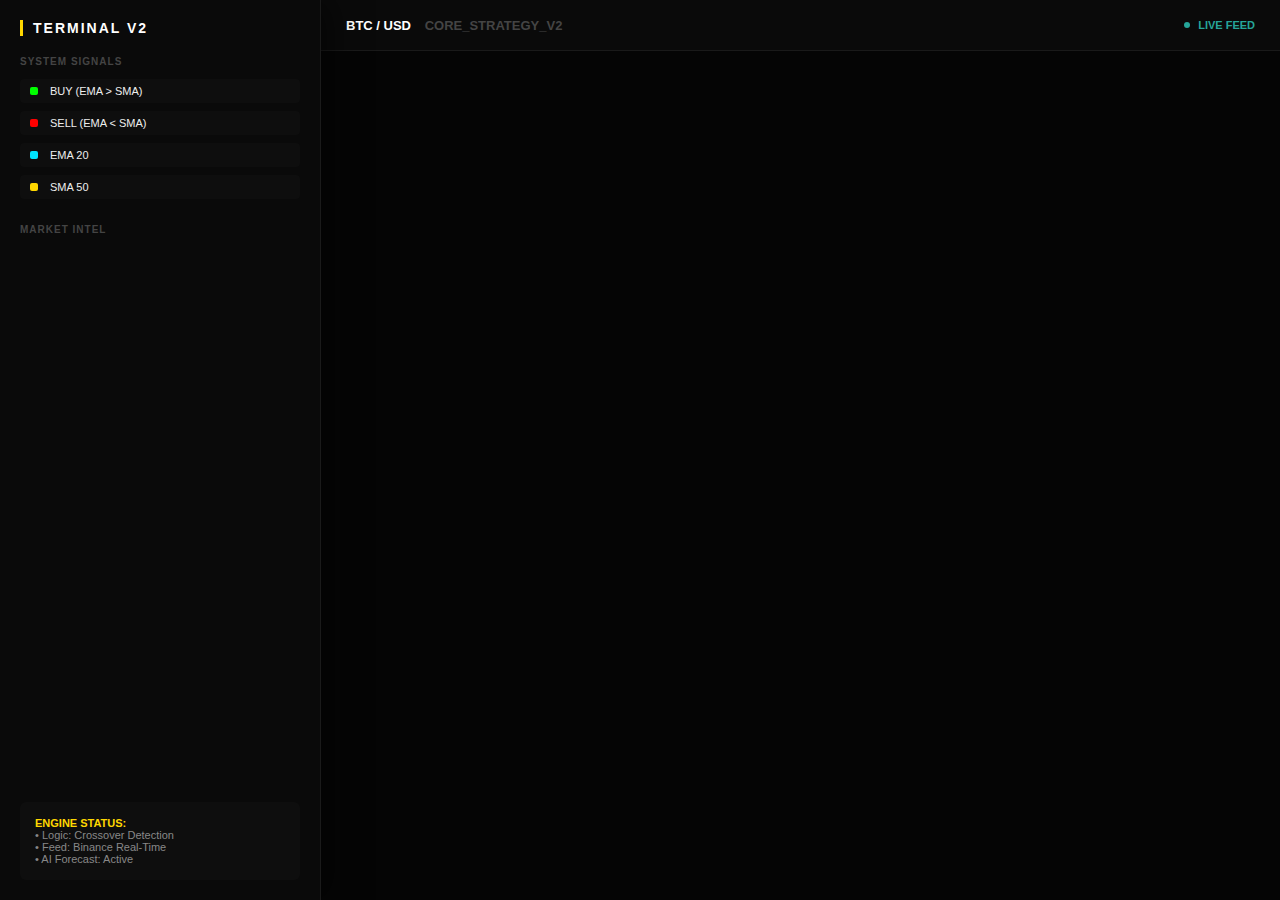
<file: frontend/index.html>
<!DOCTYPE html>
<html>
<head>
<meta charset="UTF-8">
<title>BTCUSD AI Trading Terminal</title>
<meta name="viewport" content="width=device-width, initial-scale=1.0">


<script src="https://cdn.plot.ly/plotly-2.35.2.min.js"></script>

<style>
:root {
    --bg-main: #050505;
    --bg-sidebar: #0a0a0a;
    --border-color: #1a1a1a;
    --accent-gold: #ffd700;
    --bull-color: #26a69a;
    --bear-color: #ef5350;
    --text-dim: #888;
    --text-bright: #eee;
}

body {
    margin: 0;
    background: var(--bg-main);
    font-family: 'Inter', -apple-system, BlinkMacSystemFont, sans-serif;
    color: var(--text-dim);
    overflow: hidden;
}

.container {
    display: flex;
    height: 100vh;
}

.sidebar {
    width: 280px;
    background: var(--bg-sidebar);
    border-right: 1px solid var(--border-color);
    padding: 20px;
    display: flex;
    flex-direction: column;
    box-shadow: 10px 0 30px rgba(0,0,0,0.5);
    z-index: 10;
}

.sidebar h3 {
    color: #fff;
    margin: 0 0 20px 0;
    font-size: 14px;
    text-transform: uppercase;
    letter-spacing: 2px;
    border-left: 3px solid var(--accent-gold);
    padding-left: 10px;
}

.section-label {
    font-size: 10px;
    font-weight: 700;
    color: #444;
    text-transform: uppercase;
    margin-bottom: 12px;
    letter-spacing: 1px;
}

.guide-grid {
    display: grid;
    grid-template-columns: 1fr;
    gap: 8px;
    margin-bottom: 25px;
}

.legend-item {
    display: flex;
    align-items: center;
    font-size: 11px;
    color: var(--text-bright);
    background: rgba(255,255,255,0.02);
    padding: 6px 10px;
    border-radius: 4px;
}

.color-box {
    width: 8px;
    height: 8px;
    border-radius: 2px;
    margin-right: 12px;
}

#hover-panel {
    margin-top: 10px;
    padding: 15px;
    background: #000;
    border: 1px solid var(--border-color);
    border-radius: 6px;
    display: none;
    animation: fadeIn 0.2s ease-out;
}

@keyframes fadeIn {
    from { opacity: 0; transform: translateY(5px); }
    to { opacity: 1; transform: translateY(0); }
}

.intel-header {
    display: flex;
    flex-direction: column;
    gap: 8px;
    margin-bottom: 12px;
}

.time-row {
    display: flex;
    justify-content: space-between;
    align-items: center;
}

.time-stamp {
    font-family: 'JetBrains Mono', monospace;
    font-size: 11px;
    color: var(--accent-gold);
    background: rgba(255, 215, 0, 0.1);
    padding: 2px 6px;
    border-radius: 3px;
}

.sentiment-badge {
    display: inline-block;
    padding: 3px 8px;
    border-radius: 3px;
    font-size: 10px;
    font-weight: 800;
    text-align: center;
}

.hover-row {
    display: flex;
    justify-content: space-between;
    margin-bottom: 6px;
    font-size: 12px;
}

.hover-label { color: #555; }
.hover-val { color: var(--text-bright); font-family: 'JetBrains Mono', monospace; }

.main {
    flex: 1;
    display: flex;
    flex-direction: column;
}

.header {
    height: 50px;
    background: var(--bg-sidebar);
    border-bottom: 1px solid var(--border-color);
    display: flex;
    justify-content: space-between;
    align-items: center;
    padding: 0 25px;
}

.header-title {
    color: #fff;
    font-size: 13px;
    font-weight: 600;
}

.live-indicator {
    display: flex;
    align-items: center;
    gap: 8px;
    color: var(--bull-color);
    font-size: 11px;
    font-weight: bold;
}

.dot {
    width: 6px;
    height: 6px;
    background: var(--bull-color);
    border-radius: 50%;
    animation: pulse 2s infinite;
}

@keyframes pulse {
    0% { opacity: 1; }
    50% { opacity: 0.4; }
    100% { opacity: 1; }
}

#chart {
    flex: 1;
}
</style>
</head>

<body>

<div class="container">
    <div class="sidebar">
        <h3>Terminal V2</h3>

        <div class="section-label">System Signals</div>
        <div class="guide-grid">
            <div class="legend-item"><span class="color-box" style="background:lime"></span>BUY (EMA > SMA)</div>
            <div class="legend-item"><span class="color-box" style="background:red"></span>SELL (EMA < SMA)</div>
            <div class="legend-item"><span class="color-box" style="background:#00e5ff"></span>EMA 20</div>
            <div class="legend-item"><span class="color-box" style="background:#ffd700"></span>SMA 50</div>
        </div>

        <div class="section-label">Market Intel</div>
        <div id="hover-panel">
            <div class="intel-header">
                <div class="time-row">
                    <span style="font-size: 10px; color: #444;">CANDLE TIME</span>
                    <div id="time-wrap" class="time-stamp">00:00:00</div>
                </div>
                <div id="sentiment-wrap"></div>
            </div>
            <div id="hover-stats"></div>
        </div>

        <div style="margin-top: auto; padding: 15px; background: rgba(255,255,255,0.02); border-radius: 6px; font-size: 11px;">
            <span style="color: var(--accent-gold); font-weight: bold;">ENGINE STATUS:</span><br>
            • Logic: Crossover Detection<br>
            • Feed: Binance Real-Time<br>
            • AI Forecast: Active
        </div>
    </div>

    <div class="main">
        <div class="header">
            <div class="header-title">BTC / USD <span style="color:#444; margin-left:10px;">CORE_STRATEGY_V2</span></div>
            <div class="live-indicator"><div class="dot"></div> LIVE FEED</div>
        </div>
        <div id="chart"></div>
    </div>
</div>

<script>
const API = "https://cryptoliveusdt.onrender.com/data";
let currentData = [];

async function loadChart() {
    try {
        const res = await fetch(API);
        let data = await res.json();
        if (!data || data.length === 0) return;

        currentData = data;
        data.forEach(d => d.time = new Date(d.time));

        // Process Signals via Crossover Logic
        for (let i = 1; i < data.length; i++) {
            const prev = data[i-1];
            const curr = data[i];
            if (prev.ema20 && prev.sma50 && curr.ema20 && curr.sma50) {
                if (prev.ema20 <= prev.sma50 && curr.ema20 > curr.sma50) curr.signal = "BUY";
                else if (prev.ema20 >= prev.sma50 && curr.ema20 < curr.sma50) curr.signal = "SELL";
            }
        }

        const real = data.filter(d => d.type === "real").slice(-60);
        const pred = data.filter(d => d.type === "prediction").slice(-10);
        const combined = [...real, ...pred];
        const safe = (arr, key) => arr.map(d => d[key] ?? null);

        // CANDLESTICK TRACES
        const realTrace = {
            type: "candlestick",
            x: real.map(d => d.time),
            open: safe(real, "open"),
            high: safe(real, "high"),
            low: safe(real, "low"),
            close: safe(real, "close"),
            increasing: { line: { color: "#26a69a" } },
            decreasing: { line: { color: "#ef5350" } },
            name: "Price", hoverinfo: 'none'
        };

        const predTrace = {
            type: "candlestick",
            x: pred.map(d => d.time),
            open: safe(pred, "open"),
            high: safe(pred, "high"),
            low: safe(pred, "low"),
            close: safe(pred, "close"),
            increasing: { line: { color: "green", dash: 'dot' } },
            decreasing: { line: { color: "olive", dash: 'dot' } },
            name: "Prediction", hoverinfo: 'none'
        };

        // SIGNAL MARKERS
        const buys = combined.filter(d => d.signal === "BUY");
        const sells = combined.filter(d => d.signal === "SELL");

        const buyTrace = {
            x: buys.map(d => d.time),
            y: buys.map(d => d.low * 0.9997),
            mode: "markers",
            marker: { symbol: "triangle-up", color: "lime", size: 14, line: {color: '#000', width: 1} },
            name: "BUY Signal", hoverinfo: 'none'
        };

        const sellTrace = {
            x: sells.map(d => d.time),
            y: sells.map(d => d.high * 1.0003),
            mode: "markers",
            marker: { symbol: "triangle-down", color: "red", size: 14, line: {color: '#000', width: 1} },
            name: "SELL Signal", hoverinfo: 'none'
        };

        // MOVING AVERAGES
        const indicators = [
            { key: "ema20", color: "#00e5ff", name: "EMA 20" },
            { key: "sma50", color: "#ffd700", name: "SMA 50" }
        ].map(conf => ({
            x: combined.map(d => d.time),
            y: safe(combined, conf.key),
            type: "scatter", mode: "lines",
            line: { color: conf.color, width: 2, shape: 'spline' },
            name: conf.name, hoverinfo: 'skip'
        }));

        const rsiTrace = {
            x: combined.map(d => d.time),
            y: safe(combined, "rsi"),
            type: "scatter", mode: "lines",
            line: { color: "#ff9800", width: 1.5 },
            xaxis: "x2", yaxis: "y2", hoverinfo: 'skip'
        };

        const layout = {
            paper_bgcolor: "#050505",
            plot_bgcolor: "#050505",
            font: { color: "#555", size: 10 },
            margin: { t: 30, b: 30, l: 10, r: 60 },
            hovermode: 'x',
            xaxis: { rangeslider: { visible: false }, gridcolor: "#111", zeroline: false },
            yaxis: { domain: [0.35, 1], gridcolor: "#111", side: "right", zeroline: false },
            yaxis2: { domain: [0, 0.25], range: [0, 100], gridcolor: "#111", side: "right", zeroline: false },
            xaxis2: { anchor: "y2", visible: false },
            showlegend: false
        };

        Plotly.react("chart", [realTrace, predTrace, buyTrace, sellTrace, ...indicators, rsiTrace], layout, { responsive: true, displayModeBar: false });

        const chartDiv = document.getElementById('chart');
        chartDiv.on('plotly_hover', (e) => {
            if(!e.points || !e.points[0]) return;
            const d = currentData.find(item => new Date(item.time).getTime() === new Date(e.points[0].x).getTime());
            if(d) updateUI(d);
        });
        chartDiv.on('plotly_unhover', () => { document.getElementById('hover-panel').style.display = 'none'; });

    } catch (err) { console.error("Update Error:", err); }
}

function updateUI(d) {
    const panel = document.getElementById('hover-panel');
    const stats = document.getElementById('hover-stats');
    const sentWrap = document.getElementById('sentiment-wrap');
    const timeWrap = document.getElementById('time-wrap');
    panel.style.display = 'block';

    const format = (v) => v ? v.toLocaleString(undefined, {minimumFractionDigits: 2}) : "---";
    
    // Time Output
    const timeObj = new Date(d.time);
    timeWrap.innerText = timeObj.toLocaleTimeString([], { hour: '2-digit', minute: '2-digit', second: '2-digit', hour12: false });

    // Crossover Status Logic
    let sentiment = "Stable Consolidation";
    let sCol = "#888";
    
    if (d.signal === "BUY") {
        sentiment = "EMA CROSSOVER: BUY";
        sCol = "lime";
    } else if (d.signal === "SELL") {
        sentiment = "EMA CROSSOVER: SELL";
        sCol = "#ef5350";
    } else if (d.ema20 > d.sma50) {
        sentiment = "Bullish Momentum";
        sCol = "#26a69a";
    } else if (d.ema20 < d.sma50) {
        sentiment = "Bearish Momentum";
        sCol = "#ef5350";
    }

    sentWrap.innerHTML = `<div class="sentiment-badge" style="background:${sCol}22; color:${sCol}; border: 1px solid ${sCol}55">${sentiment}</div>`;
    
    stats.innerHTML = `
        <div class="hover-row"><span class="hover-label">Price</span><span class="hover-val" style="color:#fff">$${format(d.close)}</span></div>
        <div class="hover-row"><span class="hover-label">EMA 20</span><span class="hover-val" style="color:#00e5ff">${format(d.ema20)}</span></div>
        <div class="hover-row"><span class="hover-label">SMA 50</span><span class="hover-val" style="color:#ffd700">${format(d.sma50)}</span></div>
        <div style="height:1px; background:#222; margin:10px 0;"></div>
        <div class="hover-row"><span class="hover-label">RSI</span><span class="hover-val" style="color:#ff9800">${d.rsi ? d.rsi.toFixed(1) : '---'}</span></div>
        <div class="hover-row"><span class="hover-label">Spread</span><span class="hover-val">${(d.ema20 - d.sma50).toFixed(2)}</span></div>
    `;
}

setInterval(loadChart, 10000);
loadChart();
</script>

</body>
</html>
</file>
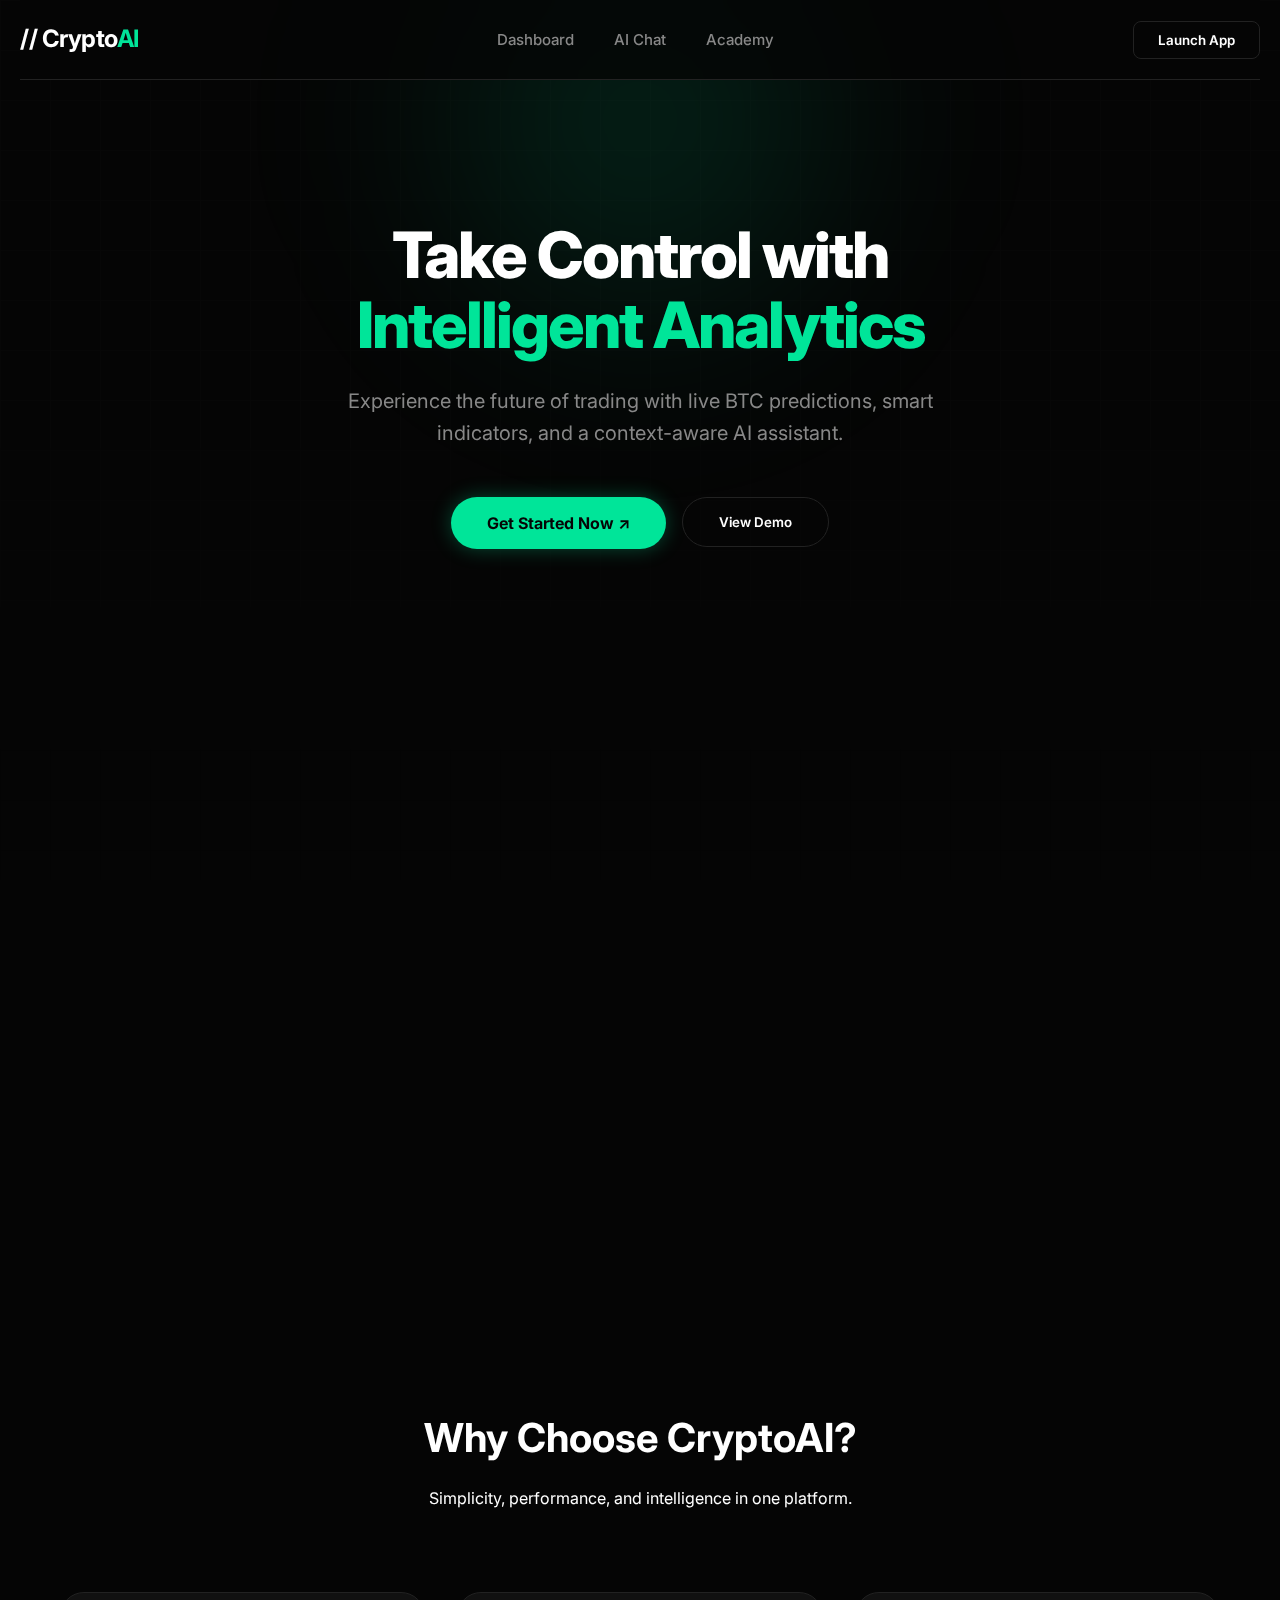
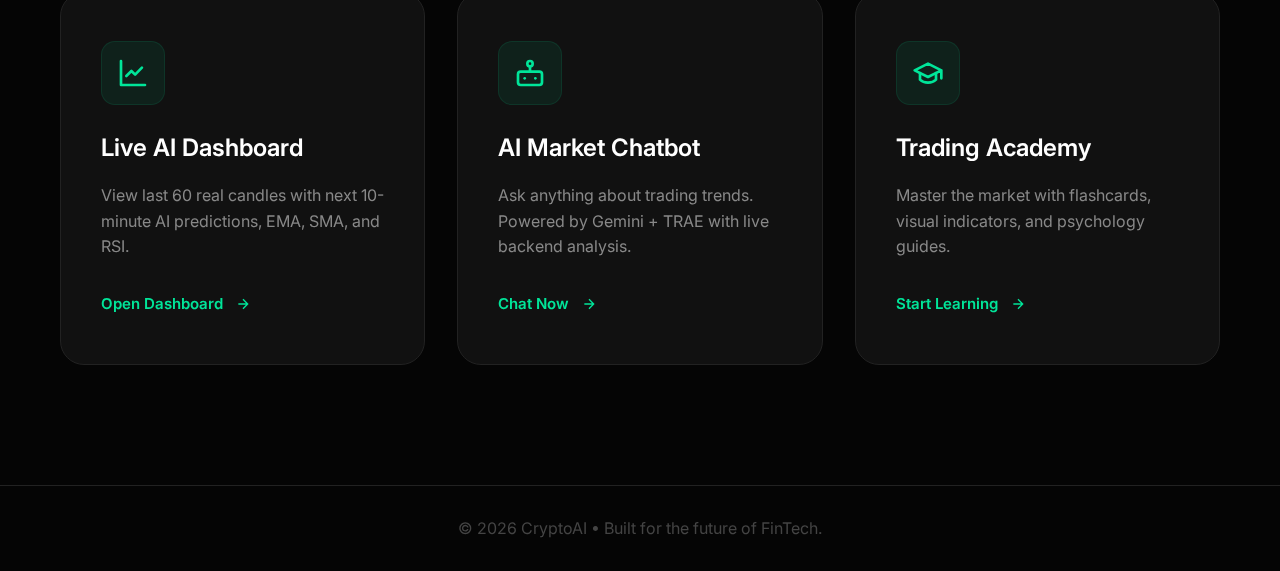
<file: newfrontend/index.html>
<!DOCTYPE html>
<html lang="en">
<head>
    <meta charset="UTF-8">
    <meta name="viewport" content="width=device-width, initial-scale=1.0">
    <title>CryptoAI - Intelligent Trading</title>
    <link rel="stylesheet" href="home.css">
    <link href="https://fonts.googleapis.com/css2?family=Inter:wght@400;500;600;700;800&display=swap" rel="stylesheet">
</head>
<body>

    <div class="bg-grid"></div>
    <div class="bg-glow"></div>

    <div class="container-nav">
        <nav class="navbar">
            <div class="logo">
                // Crypto<span>AI</span>
            </div>
            <div class="nav-links">
                <a href="https://cryptousd-qrvd.vercel.app/" target="_blank">Dashboard</a>
                <a href="chat.html">AI Chat</a>
                <a href="learn.html">Academy</a>
            </div>
            <a href="https://cryptousd-qrvd.vercel.app/" target="_blank">
                <button class="btn-nav">Launch App</button>
            </a>
        </nav>
    </div>

    <section class="hero">
        <div class="container">
            <div class="fade-in">
                <h1>Take Control with <br> <span>Intelligent Analytics</span></h1>
                <p>
                    Experience the future of trading with live BTC predictions, 
                    smart indicators, and a context-aware AI assistant.
                </p>
                
                <div class="hero-btns">
                    <a href="https://cryptousd-qrvd.vercel.app/" target="_blank">
                        <button class="btn-primary">Get Started Now ↗</button>
                    </a>
                    <a href="learn.html">
                        <button class="btn-secondary">View Demo</button>
                    </a>
                </div>
            </div>

            <div class="dashboard-preview fade-in-delay">
                <div class="window-header">
                    <div class="dot red"></div>
                    <div class="dot yellow"></div>
                    <div class="dot green"></div>
                    <div class="address-bar">cryptousd-qrvd.vercel.app</div>
                </div>
                
                <div class="preview-content">
                    <div class="chart-container">
                        <div class="price-overlay">
                            <span class="label">BTC/USD</span>
                            <span class="value">$68,240.50</span>
                            <span class="change">+2.4%</span>
                        </div>
                        
                        <div class="candles">
                            <div class="candle green" style="height: 40%;"></div>
                            <div class="candle green" style="height: 60%;"></div>
                            <div class="candle red" style="height: 30%;"></div>
                            <div class="candle green" style="height: 80%;"></div>
                            <div class="candle green" style="height: 50%;"></div>
                            <div class="candle red" style="height: 40%;"></div>
                            <div class="candle green" style="height: 90%;"></div>
                            <div class="candle red" style="height: 20%;"></div>
                            <div class="candle green" style="height: 70%;"></div>
                            <div class="candle green pulse" style="height: 75%;"></div> 
                        </div>
                        
                        <div class="chart-grid-lines"></div>
                    </div>
                </div>
            </div>
        </div>
    </section>

    <section class="features">
        <div class="container">
            <div class="section-header fade-in">
                <h2>Why Choose CryptoAI?</h2>
                <p>Simplicity, performance, and intelligence in one platform.</p>
            </div>

            <div class="grid">
                <div class="card fade-in">
                    <div class="card-icon">
                        <svg width="32" height="32" viewBox="0 0 24 24" fill="none" stroke="currentColor" stroke-width="2" stroke-linecap="round" stroke-linejoin="round">
                            <path d="M3 3v18h18"/>
                            <path d="M18.7 8l-5.1 5.2-2.8-2.7L7 14.3"/>
                        </svg>
                    </div>
                    <h3>Live AI Dashboard</h3>
                    <p>View last 60 real candles with next 10-minute AI predictions, EMA, SMA, and RSI.</p>
                    <a href="https://cryptousd-qrvd.vercel.app/" target="_blank" class="card-link">
                        Open Dashboard 
                        <svg width="16" height="16" viewBox="0 0 24 24" fill="none" stroke="currentColor" stroke-width="2"><path d="M5 12h14M12 5l7 7-7 7"/></svg>
                    </a>
                </div>

                <div class="card fade-in">
                    <div class="card-icon">
                        <svg width="32" height="32" viewBox="0 0 24 24" fill="none" stroke="currentColor" stroke-width="2" stroke-linecap="round" stroke-linejoin="round">
                            <rect x="3" y="11" width="18" height="10" rx="2" />
                            <circle cx="12" cy="5" r="2" />
                            <path d="M12 7v4" />
                            <line x1="8" y1="16" x2="8.01" y2="16" />
                            <line x1="16" y1="16" x2="16.01" y2="16" />
                        </svg>
                    </div>
                    <h3>AI Market Chatbot</h3>
                    <p>Ask anything about trading trends. Powered by Gemini + TRAE with live backend analysis.</p>
                    <a href="chat.html" class="card-link">
                        Chat Now 
                        <svg width="16" height="16" viewBox="0 0 24 24" fill="none" stroke="currentColor" stroke-width="2"><path d="M5 12h14M12 5l7 7-7 7"/></svg>
                    </a>
                </div>

                <div class="card fade-in">
                    <div class="card-icon">
                        <svg width="32" height="32" viewBox="0 0 24 24" fill="none" stroke="currentColor" stroke-width="2" stroke-linecap="round" stroke-linejoin="round">
                            <path d="M22 10v6M2 10l10-5 10 5-10 5z" />
                            <path d="M6 12v5c3 3 9 3 12 0v-5" />
                        </svg>
                    </div>
                    <h3>Trading Academy</h3>
                    <p>Master the market with flashcards, visual indicators, and psychology guides.</p>
                    <a href="learn.html" class="card-link">
                        Start Learning 
                        <svg width="16" height="16" viewBox="0 0 24 24" fill="none" stroke="currentColor" stroke-width="2"><path d="M5 12h14M12 5l7 7-7 7"/></svg>
                    </a>
                </div>
            </div>
        </div>
    </section>

    <footer class="footer">
        <p>&copy; 2026 CryptoAI • Built for the future of FinTech.</p>
    </footer>

</body>
</html>
</file>
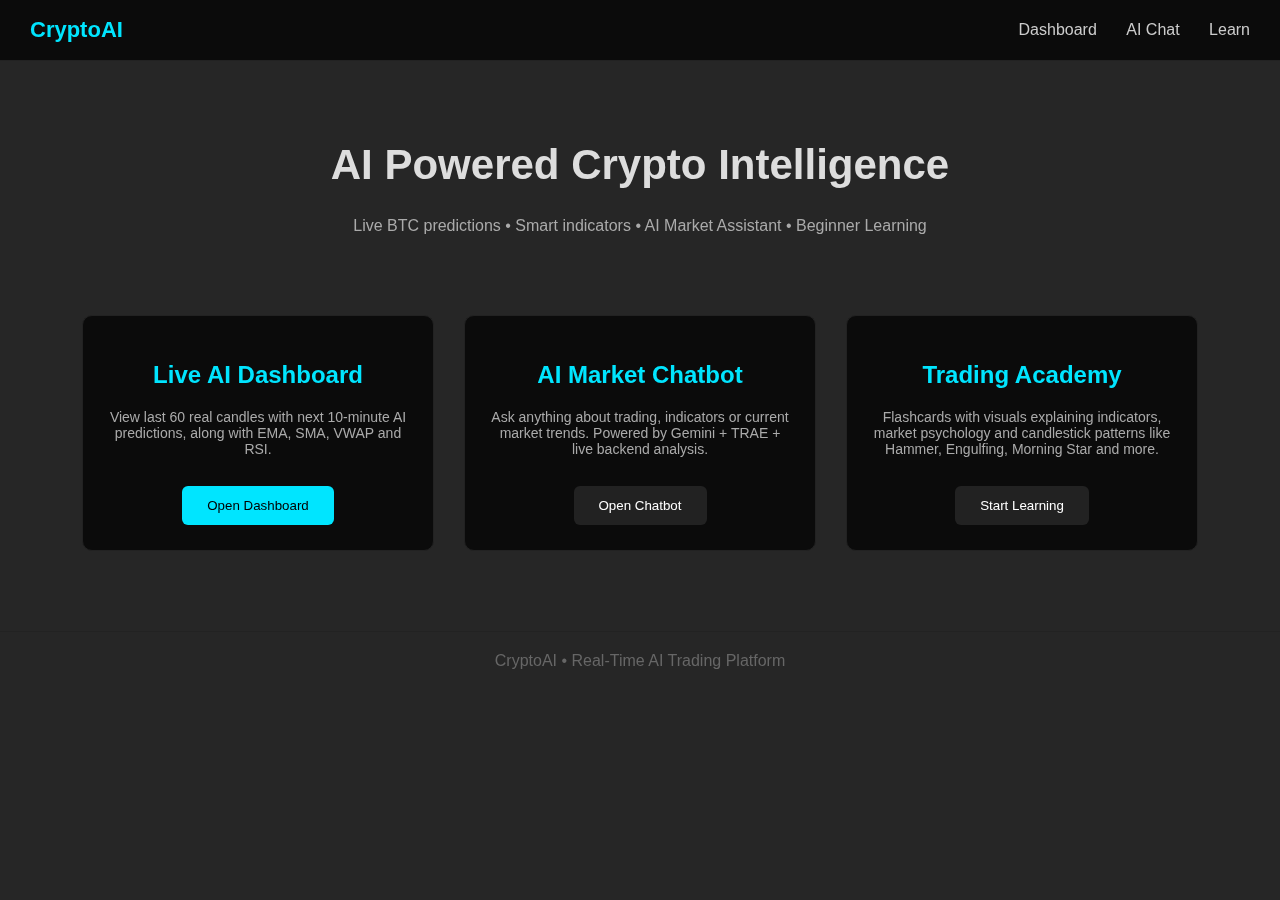
<file: frontend/home.html>
<!DOCTYPE html>
<html>
<head>
<meta charset="UTF-8">
<title>CryptoAI Platform</title>
<meta name="viewport" content="width=device-width, initial-scale=1.0">
<link rel="stylesheet" href="home.css">
</head>

<body>

<div class="overlay"></div>

<!-- NAVBAR -->
<div class="navbar">
    <div class="logo">CryptoAI</div>
    <div class="menu">
        <a href="https://cryptousd-qrvd.vercel.app/" target="_blank">Dashboard</a>
        <a href="chat.html">AI Chat</a>
        <a href="learn.html">Learn</a>
    </div>
</div>

<!-- HERO -->
<div class="hero">
    <h1>AI Powered Crypto Intelligence</h1>
    <p>
        Live BTC predictions • Smart indicators • AI Market Assistant • Beginner Learning
    </p>
</div>

<!-- PANELS -->
<div class="panels">

    <!-- Dashboard Panel -->
    <div class="panel">
        <h2>Live AI Dashboard</h2>
        <p>
            View last 60 real candles with next 10-minute AI predictions,
            along with EMA, SMA, VWAP and RSI.
        </p>
        <a href="https://cryptousd-qrvd.vercel.app/" target="_blank">
            <button class="primary">Open Dashboard</button>
        </a>
    </div>

    <!-- Chatbot Panel -->
    <div class="panel">
        <h2>AI Market Chatbot</h2>
        <p>
            Ask anything about trading, indicators or current market trends.
            Powered by Gemini + TRAE + live backend analysis.
        </p>
        <a href="chat.html">
            <button>Open Chatbot</button>
        </a>
    </div>

    <!-- Learning Panel -->
    <div class="panel">
        <h2>Trading Academy</h2>
        <p>
            Flashcards with visuals explaining indicators, market psychology
            and candlestick patterns like Hammer, Engulfing, Morning Star and more.
        </p>
        <a href="learn.html">
            <button>Start Learning</button>
        </a>
    </div>

</div>

<div class="footer">
CryptoAI • Real-Time AI Trading Platform
</div>

</body>
</html>
</file>
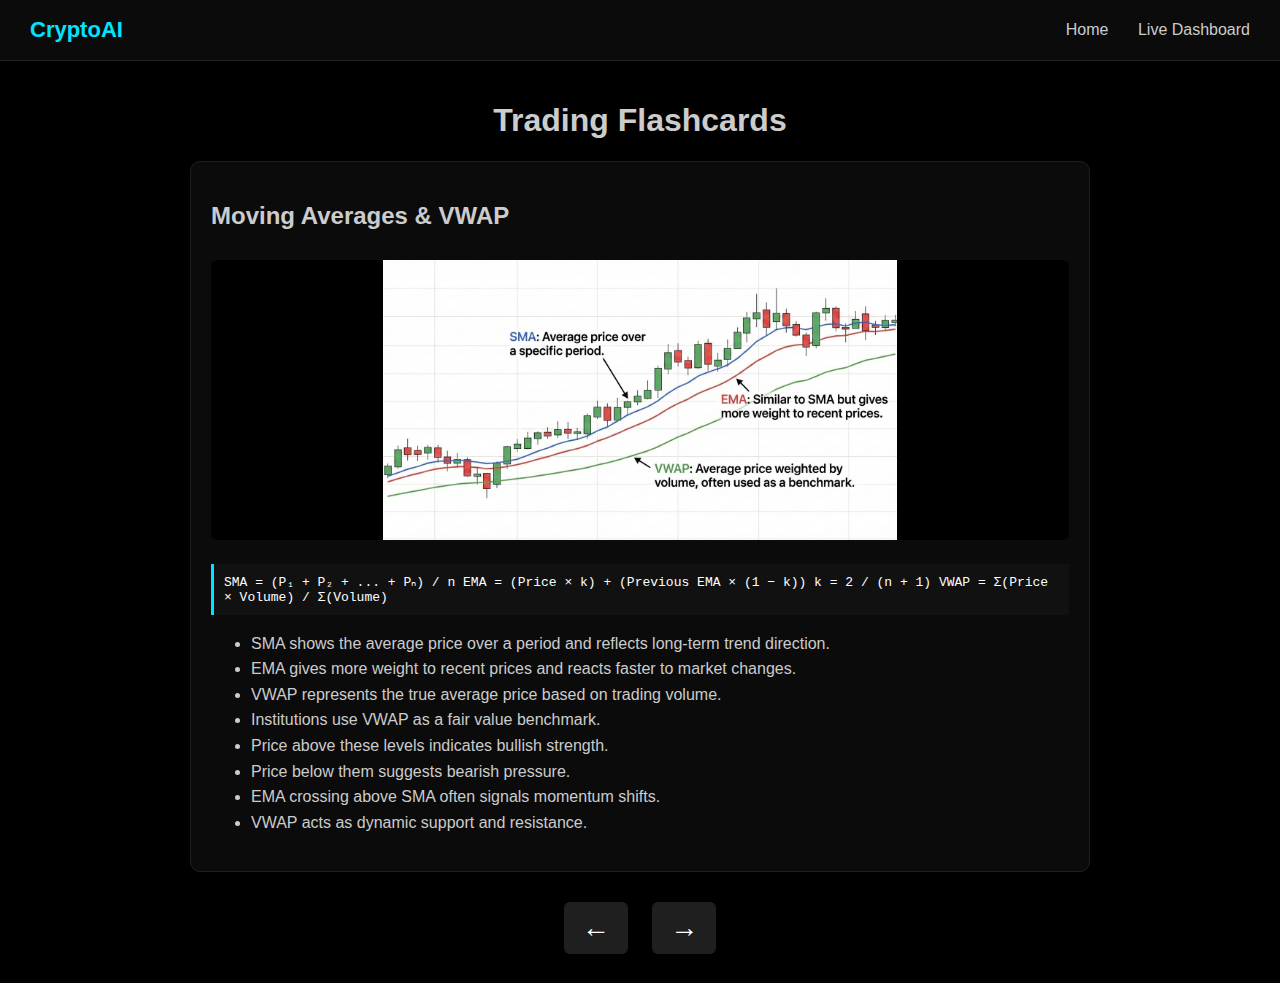
<file: frontend/learn.html>
<!DOCTYPE html>
<html>
<head>
<meta charset="UTF-8">
<title>CryptoAI Learning</title>
<meta name="viewport" content="width=device-width, initial-scale=1.0">

<style>
body{
    margin:0;
    font-family: Arial, sans-serif;
    background:#000;
    color:#ccc;
}

/* Navbar */
.navbar{
    height:60px;
    background:#0b0b0b;
    border-bottom:1px solid #1f1f1f;
    display:flex;
    justify-content:space-between;
    align-items:center;
    padding:0 30px;
}

.logo{
    color:#00e5ff;
    font-size:22px;
    font-weight:bold;
}

.menu a{
    margin-left:25px;
    text-decoration:none;
    color:#ccc;
}

.menu a:hover{
    color:#00e5ff;
}

/* Container */
.learn-container{
    max-width:900px;
    margin:auto;
    padding:20px;
    text-align:center;
}

/* Flashcard */
.flashcard{
    background:#0b0b0b;
    border:1px solid #1f1f1f;
    border-radius:10px;
    padding:20px;
    margin-top:15px;
    display:none;
    text-align:left;
}

.flashcard.active{
    display:block;
}

/* Smaller image */
.flashcard img{
    width:100%;
    max-height:280px;
    object-fit:contain;
    border-radius:6px;
    margin:10px 0;
    background:#000;
}

/* Formula box */
.formula{
    background:#111;
    border-left:3px solid #00e5ff;
    padding:10px;
    margin:10px 0;
    font-family: monospace;
    color:#fff;
}

/* Bullet spacing */
ul{
    line-height:1.6;
}

/* Arrow controls */
.controls{
    margin-top:20px;
    text-align:center;
}

.arrow{
    font-size:28px;
    padding:10px 18px;
    margin:10px;
    background:#1f1f1f;
    border:none;
    color:#fff;
    border-radius:6px;
    cursor:pointer;
}

.arrow:hover{
    background:#00e5ff;
    color:#000;
}
</style>
</head>

<body>

<div class="navbar">
    <div class="logo">CryptoAI</div>
    <div class="menu">
        <a href="home.html">Home</a>
        <a href="https://cryptousd-qrvd.vercel.app/" target="_blank">Live Dashboard</a>
    </div>
</div>

<div class="learn-container">

<h1>Trading Flashcards</h1>

<!-- Flashcard 1 -->
<div class="flashcard active">
<h2>Moving Averages & VWAP</h2>
<img src="images/avg.png">

<div class="formula">
SMA = (P₁ + P₂ + ... + Pₙ) / n  
EMA = (Price × k) + (Previous EMA × (1 − k))  
k = 2 / (n + 1)  
VWAP = Σ(Price × Volume) / Σ(Volume)
</div>

<ul>
<li>SMA shows the average price over a period and reflects long-term trend direction.</li>
<li>EMA gives more weight to recent prices and reacts faster to market changes.</li>
<li>VWAP represents the true average price based on trading volume.</li>
<li>Institutions use VWAP as a fair value benchmark.</li>
<li>Price above these levels indicates bullish strength.</li>
<li>Price below them suggests bearish pressure.</li>
<li>EMA crossing above SMA often signals momentum shifts.</li>
<li>VWAP acts as dynamic support and resistance.</li>
</ul>
</div>

<!-- Flashcard 2 -->
<div class="flashcard">
<h2>Bollinger Bands & RSI</h2>
<img src="images/rsi.png">

<div class="formula">
Middle Band = 20-period SMA  
Upper Band = SMA + (2 × Standard Deviation)  
Lower Band = SMA − (2 × Standard Deviation)  

RSI = 100 − [100 / (1 + RS)]
</div>

<ul>
<li>Bollinger Bands measure market volatility.</li>
<li>Expanding bands indicate high volatility.</li>
<li>Contracting bands suggest consolidation.</li>
<li>Price near upper band may signal overbought conditions.</li>
<li>Price near lower band may signal oversold conditions.</li>
<li>RSI measures momentum between 0 and 100.</li>
<li>Above 70 indicates overbought.</li>
<li>Below 30 indicates oversold.</li>
<li>Divergence between price and RSI can signal reversals.</li>
</ul>
</div>

<!-- Flashcard 3 -->
<div class="flashcard">
<h2>Candlestick Reversal Patterns</h2>
<img src="images/pattern.png">

<ul>
<li>Hammer appears after a downtrend and signals strong buying pressure.</li>
<li>Long lower wick shows rejection of lower prices.</li>
<li>Shooting Star appears after an uptrend and signals selling pressure.</li>
<li>Long upper wick shows rejection of higher prices.</li>
<li>Bullish Engulfing occurs when a large green candle covers the previous red candle.</li>
<li>This indicates a shift from sellers to buyers.</li>
<li>These patterns help identify potential reversal zones.</li>
<li>Confirmation with volume or support levels improves reliability.</li>
</ul>
</div>

<!-- Flashcard 4 -->
<div class="flashcard">
<h2>Market Trends & Complex Patterns</h2>
<img src="images/complex.png">

<ul>
<li>An uptrend is defined by higher highs and higher lows.</li>
<li>Downtrend shows lower highs and lower lows.</li>
<li>Morning Star is a three-candle bullish reversal pattern.</li>
<li>Evening Star signals bearish reversal.</li>
<li>Three White Soldiers indicate strong bullish continuation.</li>
<li>Three Black Crows indicate strong bearish continuation.</li>
<li>Doji represents market indecision.</li>
<li>Patterns are more reliable when aligned with overall trend direction.</li>
</ul>
</div>

<!-- Arrow Controls -->
<div class="controls">
<button class="arrow" onclick="prevCard()">&#8592;</button>
<button class="arrow" onclick="nextCard()">&#8594;</button>
</div>

</div>

<script>
let current = 0;
const cards = document.querySelectorAll(".flashcard");

function showCard(index){
    cards.forEach(c => c.classList.remove("active"));
    cards[index].classList.add("active");
}

function nextCard(){
    current = (current + 1) % cards.length;
    showCard(current);
}

function prevCard(){
    current = (current - 1 + cards.length) % cards.length;
    showCard(current);
}
</script>

</body>
</html>
</file>
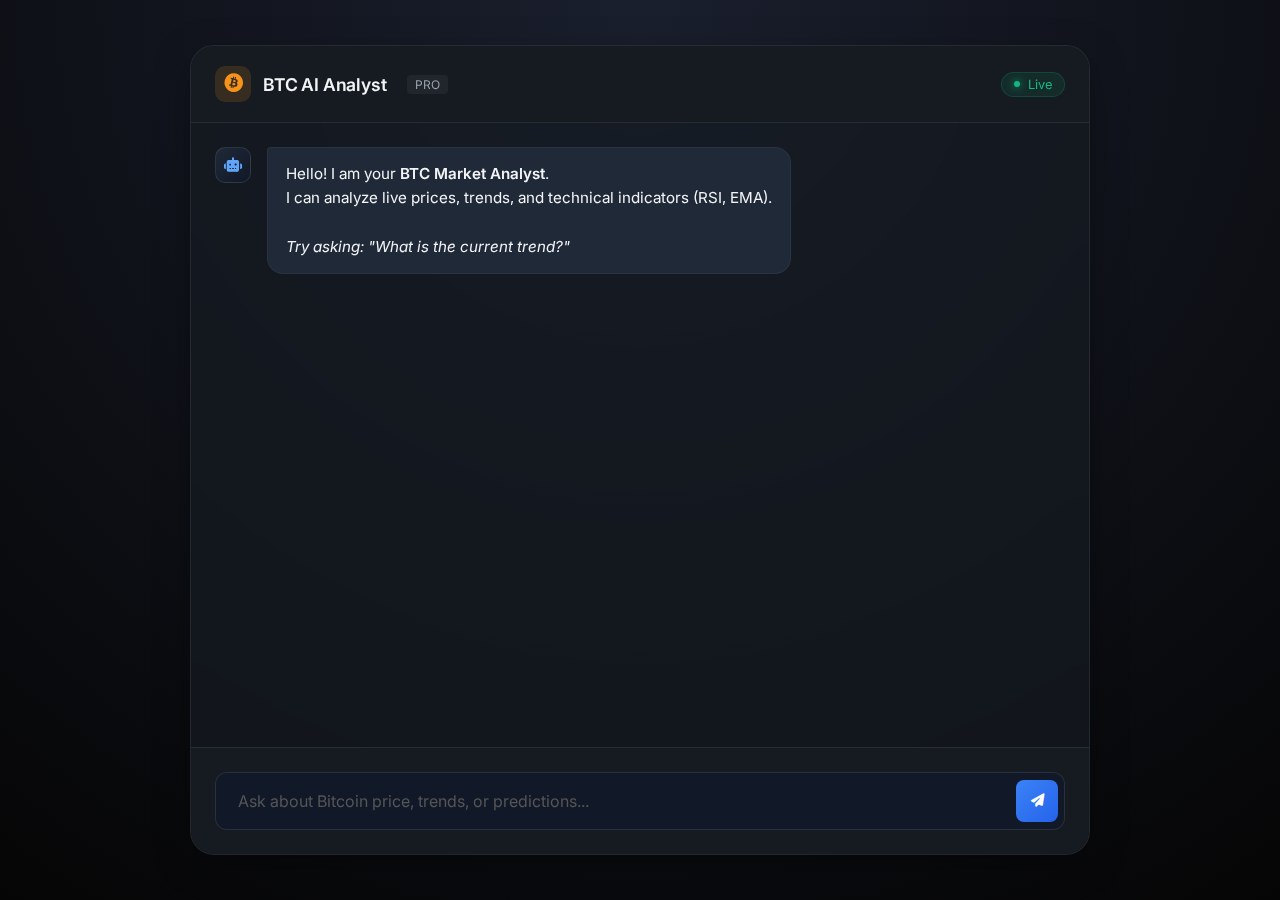
<file: newfrontend/chat.html>
<!DOCTYPE html>
<html lang="en">
<head>
    <meta charset="UTF-8">
    <meta name="viewport" content="width=device-width, initial-scale=1.0">
    <title>BTC AI Analyst | Professional</title>
    <!-- Fonts: Inter for UI, JetBrains Mono for Code/Data -->
    <link href="https://fonts.googleapis.com/css2?family=Inter:wght@400;500;600&family=JetBrains+Mono:wght@400;700&display=swap" rel="stylesheet">
    <!-- Icons -->
    <link rel="stylesheet" href="https://cdnjs.cloudflare.com/ajax/libs/font-awesome/6.4.0/css/all.min.css">
    
    <style>
        :root {
            /* Professional Dark Theme Palette */
            --bg-color: #050505;
            --bg-gradient: radial-gradient(circle at 50% 0%, #1a1f2e 0%, #050505 100%);
            
            --chat-panel-bg: rgba(22, 27, 34, 0.7); /* Glass effect */
            --chat-border: 1px solid rgba(255, 255, 255, 0.08);
            
            --primary-accent: #3b82f6; /* Trust Blue */
            --primary-gradient: linear-gradient(135deg, #3b82f6 0%, #2563eb 100%);
            
            --btc-accent: #f7931a;
            
            --text-main: #f3f4f6;
            --text-secondary: #9ca3af;
            
            --msg-bot-bg: #1f2937;
            --msg-user-text: #ffffff;
            
            --input-bg: #111827;
            --shadow-lg: 0 10px 40px -10px rgba(0,0,0,0.5);
        }

        * {
            box-sizing: border-box;
            margin: 0;
            padding: 0;
        }

        body {
            background: var(--bg-color);
            background-image: var(--bg-gradient);
            color: var(--text-main);
            font-family: 'Inter', sans-serif;
            height: 100vh;
            display: flex;
            justify-content: center;
            align-items: center;
            overflow: hidden;
        }

        /* --- Main Container --- */
        .chat-wrapper {
            width: 100%;
            max-width: 900px;
            height: 90vh;
            display: flex;
            flex-direction: column;
            background-color: var(--chat-panel-bg);
            backdrop-filter: blur(12px);
            -webkit-backdrop-filter: blur(12px);
            border: var(--chat-border);
            border-radius: 24px;
            box-shadow: var(--shadow-lg);
            overflow: hidden;
            position: relative;
        }

        /* --- Header --- */
        header {
            padding: 20px 24px;
            border-bottom: var(--chat-border);
            display: flex;
            align-items: center;
            justify-content: space-between;
            background: rgba(22, 27, 34, 0.95);
            z-index: 10;
        }

        .brand {
            display: flex;
            align-items: center;
            gap: 12px;
        }

        .logo-icon {
            width: 36px;
            height: 36px;
            background: rgba(247, 147, 26, 0.15);
            border-radius: 10px;
            display: flex;
            align-items: center;
            justify-content: center;
            color: var(--btc-accent);
            font-size: 1.2rem;
        }

        .brand h1 {
            font-size: 1.1rem;
            font-weight: 600;
            letter-spacing: -0.01em;
        }

        .brand span {
            font-size: 0.75rem;
            color: var(--text-secondary);
            font-weight: 400;
            margin-left: 8px;
            background: rgba(255,255,255,0.05);
            padding: 2px 8px;
            border-radius: 4px;
        }

        .status-indicator {
            display: flex;
            align-items: center;
            gap: 8px;
            font-size: 0.8rem;
            color: #10b981; /* Success Green */
            background: rgba(16, 185, 129, 0.1);
            padding: 4px 12px;
            border-radius: 20px;
            border: 1px solid rgba(16, 185, 129, 0.2);
        }

        .dot {
            width: 6px;
            height: 6px;
            background-color: #10b981;
            border-radius: 50%;
            box-shadow: 0 0 8px #10b981;
        }

        /* --- Chat Area --- */
        #chat-history {
            flex: 1;
            padding: 24px;
            overflow-y: auto;
            display: flex;
            flex-direction: column;
            gap: 24px;
            scroll-behavior: smooth;
        }

        /* Scrollbar */
        #chat-history::-webkit-scrollbar { width: 6px; }
        #chat-history::-webkit-scrollbar-track { background: transparent; }
        #chat-history::-webkit-scrollbar-thumb { 
            background: rgba(255,255,255,0.1); 
            border-radius: 10px; 
        }
        #chat-history::-webkit-scrollbar-thumb:hover { background: rgba(255,255,255,0.2); }

        /* --- Messages --- */
        .msg-row {
            display: flex;
            gap: 16px;
            max-width: 85%;
            animation: slideIn 0.3s ease-out;
        }

        .msg-row.bot { align-self: flex-start; }
        .msg-row.user { 
            align-self: flex-end; 
            flex-direction: row-reverse; 
        }

        .avatar {
            width: 36px;
            height: 36px;
            border-radius: 10px; /* Squircle */
            display: flex;
            align-items: center;
            justify-content: center;
            font-size: 0.9rem;
            flex-shrink: 0;
        }

        .bot .avatar {
            background: linear-gradient(135deg, #1f2937 0%, #111827 100%);
            border: 1px solid rgba(255,255,255,0.1);
            color: #60a5fa;
        }

        .user .avatar {
            background: var(--primary-gradient);
            color: white;
            box-shadow: 0 4px 12px rgba(37, 99, 235, 0.3);
        }

        .bubble {
            padding: 14px 18px;
            border-radius: 16px;
            font-size: 0.95rem;
            line-height: 1.6;
            position: relative;
        }

        .bot .bubble {
            background: var(--msg-bot-bg);
            color: var(--text-main);
            border: 1px solid rgba(255,255,255,0.05);
            border-top-left-radius: 4px;
        }

        .user .bubble {
            background: var(--primary-gradient);
            color: var(--msg-user-text);
            border-top-right-radius: 4px;
            box-shadow: 0 4px 15px rgba(0,0,0,0.2);
        }

        /* Markdown Styles within Bubble */
        .bubble strong {
            font-weight: 600;
            color: inherit;
        }
        
        .bubble ul {
            margin-left: 20px;
            margin-top: 8px;
        }

        /* --- Input Area --- */
        .input-container {
            padding: 24px;
            background: rgba(22, 27, 34, 0.8);
            backdrop-filter: blur(10px);
            border-top: var(--chat-border);
        }

        .input-box {
            position: relative;
            display: flex;
            align-items: center;
            background: var(--input-bg);
            border: 1px solid rgba(255,255,255,0.1);
            border-radius: 12px;
            padding: 6px;
            transition: all 0.2s ease;
        }

        .input-box:focus-within {
            border-color: var(--primary-accent);
            box-shadow: 0 0 0 3px rgba(59, 130, 246, 0.15);
        }

        input {
            flex: 1;
            background: transparent;
            border: none;
            color: white;
            padding: 12px 16px;
            font-size: 1rem;
            font-family: 'Inter', sans-serif;
            outline: none;
        }

        input::placeholder {
            color: #555;
        }

        button#sendBtn {
            background: var(--primary-gradient);
            color: white;
            border: none;
            width: 42px;
            height: 42px;
            border-radius: 8px;
            cursor: pointer;
            display: flex;
            align-items: center;
            justify-content: center;
            transition: transform 0.1s;
        }

        button#sendBtn:hover {
            transform: scale(1.05);
        }

        button#sendBtn:active {
            transform: scale(0.95);
        }

        button:disabled {
            opacity: 0.5;
            cursor: not-allowed;
            transform: none;
        }

        /* --- Animations --- */
        @keyframes slideIn {
            from { opacity: 0; transform: translateY(10px); }
            to { opacity: 1; transform: translateY(0); }
        }

        .typing-indicator {
            padding: 10px 20px;
            display: none;
            align-items: center;
            gap: 4px;
            color: var(--text-secondary);
            font-size: 0.85rem;
            margin-left: 60px; /* Align with text, not avatar */
        }
        
        .typing-dot {
            width: 4px;
            height: 4px;
            background: var(--text-secondary);
            border-radius: 50%;
            animation: typing 1.4s infinite ease-in-out both;
        }
        
        .typing-dot:nth-child(1) { animation-delay: -0.32s; }
        .typing-dot:nth-child(2) { animation-delay: -0.16s; }
        
        @keyframes typing {
            0%, 80%, 100% { transform: scale(0); opacity: 0.5; }
            40% { transform: scale(1); opacity: 1; }
        }

        /* Mobile */
        @media (max-width: 640px) {
            .chat-wrapper {
                height: 100vh;
                border-radius: 0;
                border: none;
            }
            .msg-row { max-width: 90%; }
        }
    </style>
</head>
<body>

    <div class="chat-wrapper">
        <header>
            <div class="brand">
                <div class="logo-icon">
                    <i class="fa-brands fa-bitcoin"></i>
                </div>
                <div>
                    <h1>BTC AI Analyst</h1>
                </div>
                <span>PRO</span>
            </div>
            <div class="status-indicator">
                <div class="dot"></div>
                Live
            </div>
        </header>

        <div id="chat-history">
            <!-- Initial Welcome Message -->
            <div class="msg-row bot">
                <div class="avatar"><i class="fa-solid fa-robot"></i></div>
                <div class="bubble">
                    Hello! I am your <strong>BTC Market Analyst</strong>.<br>
                    I can analyze live prices, trends, and technical indicators (RSI, EMA).<br><br>
                    <em>Try asking: "What is the current trend?"</em>
                </div>
            </div>
        </div>

        <div class="typing-indicator" id="loader">
            <div class="typing-dot"></div>
            <div class="typing-dot"></div>
            <div class="typing-dot"></div>
            <span style="margin-left: 8px; font-family: 'JetBrains Mono', monospace;">Analyzing market data...</span>
        </div>

        <div class="input-container">
            <div class="input-box">
                <input type="text" id="userInput" placeholder="Ask about Bitcoin price, trends, or predictions..." autocomplete="off">
                <button id="sendBtn" onclick="sendMessage()">
                    <i class="fa-solid fa-paper-plane"></i>
                </button>
            </div>
        </div>
    </div>

    <script>
        // Configuration
        const API_URL = "https://chatbotxyz.onrender.com/chat";
        
        const chatHistory = document.getElementById('chat-history');
        const userInput = document.getElementById('userInput');
        const sendBtn = document.getElementById('sendBtn');
        const loader = document.getElementById('loader');

        // Allow pressing Enter to send
        userInput.addEventListener("keypress", function(event) {
            if (event.key === "Enter") {
                event.preventDefault();
                sendMessage();
            }
        });

        async function sendMessage() {
            const message = userInput.value.trim();
            if (!message) return;

            // 1. Add User Message
            addMessageToUI(message, 'user');
            userInput.value = '';
            
            // 2. Show Loader
            loader.style.display = 'flex';
            scrollToBottom();
            sendBtn.disabled = true;

            try {
                // 3. Call Backend
                const response = await fetch(API_URL, {
                    method: 'POST',
                    headers: { 'Content-Type': 'application/json' },
                    body: JSON.stringify({ message: message })
                });

                if (!response.ok) throw new Error('API Error');

                const data = await response.json();

                // 4. Add Bot Response
                const formattedReply = formatText(data.reply);
                addMessageToUI(formattedReply, 'bot', true);

            } catch (error) {
                console.error(error);
                addMessageToUI("Connection Error: Unable to reach the analyst server.", 'bot');
            } finally {
                // 5. Cleanup
                loader.style.display = 'none';
                sendBtn.disabled = false;
                scrollToBottom();
                userInput.focus();
            }
        }

        function addMessageToUI(text, sender, isHTML = false) {
            const row = document.createElement('div');
            row.className = `msg-row ${sender}`;
            
            // Avatar Selection
            const iconClass = sender === 'bot' ? 'fa-solid fa-robot' : 'fa-solid fa-user';
            
            // HTML Structure
            let content = isHTML ? text : escapeHtml(text);
            
            row.innerHTML = `
                <div class="avatar"><i class="${iconClass}"></i></div>
                <div class="bubble">${content}</div>
            `;
            
            chatHistory.appendChild(row);
            scrollToBottom();
        }

        function scrollToBottom() {
            chatHistory.scrollTop = chatHistory.scrollHeight;
        }

        // Simple formatter for bold text and newlines
        function formatText(text) {
            if (!text) return "";
            return text
                .replace(/\*\*(.*?)\*\*/g, '<strong>$1</strong>') // Bold
                .replace(/\n/g, '<br>'); // Newlines
        }

        // Prevent XSS on user input
        function escapeHtml(text) {
            const div = document.createElement('div');
            div.textContent = text;
            return div.innerHTML;
        }
    </script>

</body>
</html>
</file>
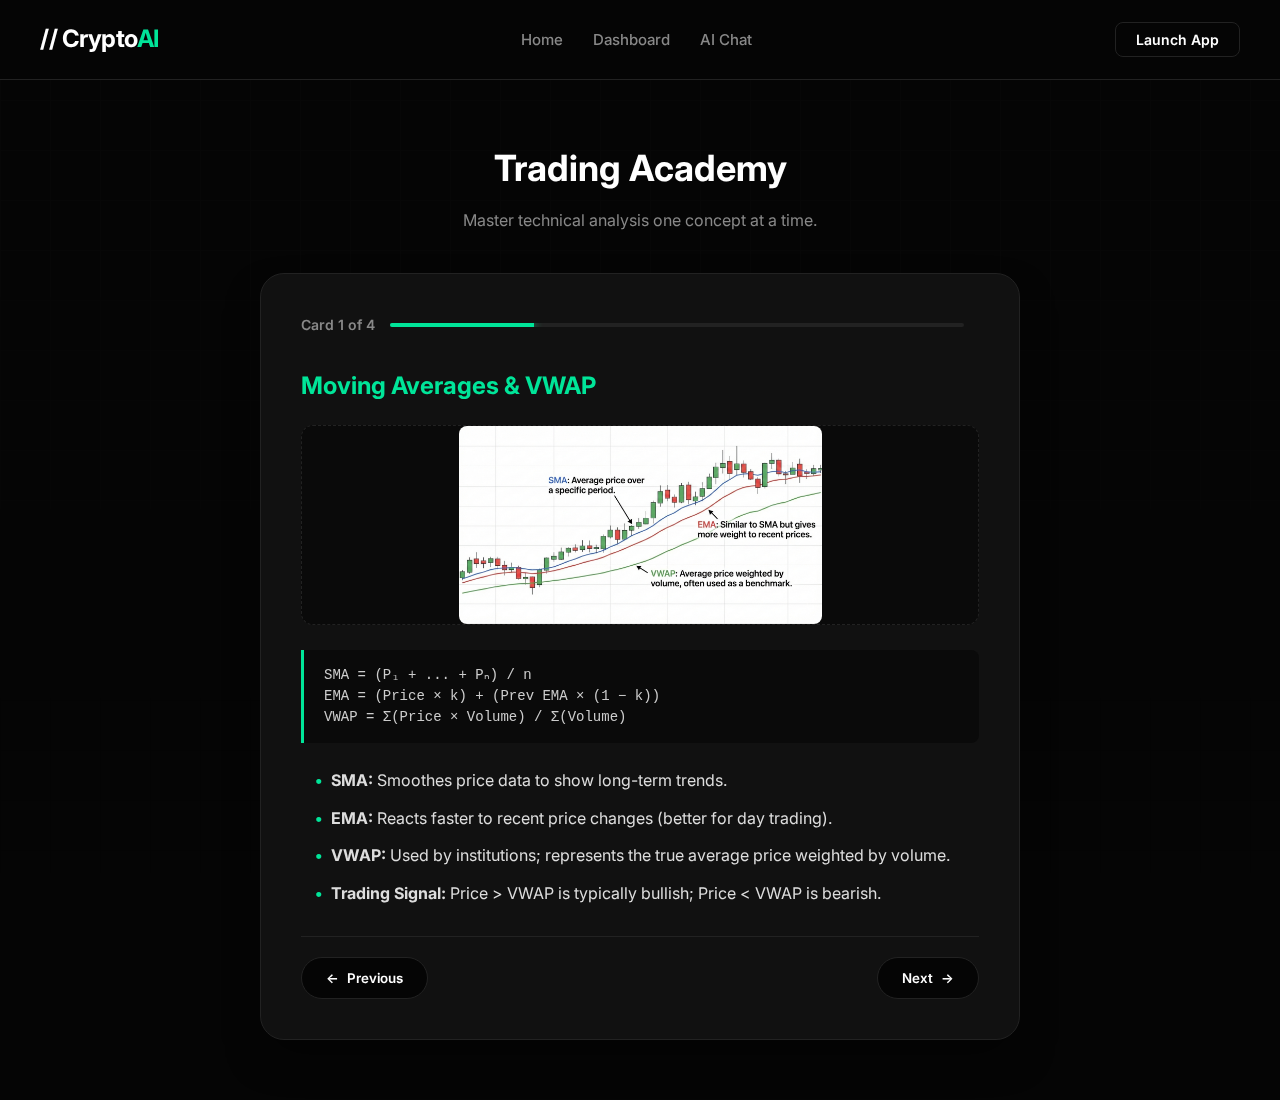
<file: newfrontend/learn.html>
<!DOCTYPE html>
<html lang="en">
<head>
<meta charset="UTF-8">
<meta name="viewport" content="width=device-width, initial-scale=1.0">
<title>CryptoAI - Trading Academy</title>
<link href="https://fonts.googleapis.com/css2?family=Inter:wght@400;500;600;700;800&display=swap" rel="stylesheet">

<style>
    /* --- CORE VARIABLES (MATCHING LANDING PAGE) --- */
    :root {
        --bg-main: #050505;
        --bg-surface: #111111;
        --accent: #00e599; 
        --accent-glow: rgba(0, 229, 153, 0.2);
        --text-white: #ffffff;
        --text-grey: #888888;
        --border-color: #222;
        --code-bg: #0a0a0a;
    }

    /* --- RESET & GLOBAL SETTINGS --- */
    * {
        margin: 0;
        padding: 0;
        box-sizing: border-box;
        font-family: 'Inter', sans-serif;
    }

    body {
        background-color: var(--bg-main);
        color: var(--text-white);
        line-height: 1.6;
        min-height: 100vh;
        display: flex;
        flex-direction: column;
    }

    a { text-decoration: none; color: inherit; transition: 0.3s; }
    ul { list-style: none; }

    /* --- BACKGROUND EFFECTS --- */
    .bg-grid {
        position: fixed;
        top: 0; left: 0; width: 100%; height: 100%;
        background-image: 
            linear-gradient(var(--border-color) 1px, transparent 1px),
            linear-gradient(90deg, var(--border-color) 1px, transparent 1px);
        background-size: 50px 50px;
        opacity: 0.1;
        z-index: -2;
        mask-image: linear-gradient(to bottom, black 20%, transparent 100%);
        pointer-events: none;
    }

    /* --- NAVBAR --- */
    .navbar {
        height: 80px;
        display: flex;
        align-items: center;
        justify-content: space-between;
        border-bottom: 1px solid var(--border-color);
        background: rgba(5, 5, 5, 0.8);
        backdrop-filter: blur(10px);
        padding: 0 40px;
        position: sticky;
        top: 0;
        z-index: 100;
    }

    .logo {
        font-size: 24px;
        font-weight: 700;
        color: var(--text-white);
        letter-spacing: -0.5px;
    }
    .logo span { color: var(--accent); }

    .menu { display: flex; gap: 30px; }
    .menu a {
        font-size: 15px; font-weight: 500; color: var(--text-grey);
    }
    .menu a:hover { color: var(--text-white); }
    
    .btn-nav {
        padding: 8px 20px;
        border: 1px solid var(--border-color);
        border-radius: 8px;
        background: transparent;
        color: var(--text-white);
        font-weight: 600;
        font-size: 14px;
        cursor: pointer;
        transition: 0.3s;
    }
    .btn-nav:hover { border-color: var(--accent); color: var(--accent); }

    /* --- LEARNING CONTAINER --- */
    .learn-container {
        max-width: 800px;
        margin: 60px auto;
        padding: 0 20px;
        width: 100%;
        flex: 1;
        display: flex;
        flex-direction: column;
    }

    .header-section {
        text-align: center;
        margin-bottom: 40px;
    }

    .header-section h1 {
        font-size: 36px;
        font-weight: 700;
        margin-bottom: 10px;
    }
    
    .header-section p { color: var(--text-grey); }

    /* --- FLASHCARD COMPONENT --- */
    .card-wrapper {
        position: relative;
        background: var(--bg-surface);
        border: 1px solid var(--border-color);
        border-radius: 24px;
        padding: 40px;
        box-shadow: 0 20px 40px -10px rgba(0,0,0,0.5);
        overflow: hidden;
    }

    /* Progress Bar */
    .progress-container {
        display: flex;
        align-items: center;
        justify-content: space-between;
        margin-bottom: 30px;
        font-size: 14px;
        color: var(--text-grey);
        font-weight: 600;
    }
    
    .progress-bar {
        flex: 1;
        height: 4px;
        background: #222;
        border-radius: 2px;
        margin: 0 15px;
        overflow: hidden;
    }
    
    .progress-fill {
        height: 100%;
        background: var(--accent);
        width: 25%; /* Dynamic */
        transition: width 0.3s ease;
        box-shadow: 0 0 10px var(--accent);
    }

    /* Flashcard Content */
    .flashcard {
        display: none;
        animation: fadeIn 0.4s ease;
    }

    .flashcard.active { display: block; }

    @keyframes fadeIn {
        from { opacity: 0; transform: translateY(10px); }
        to { opacity: 1; transform: translateY(0); }
    }

    .flashcard h2 {
        font-size: 24px;
        color: var(--accent);
        margin-bottom: 20px;
    }

    /* Image Styling */
    .img-container {
        width: 100%;
        height: 200px;
        background: #0a0a0a;
        border: 1px dashed var(--border-color);
        border-radius: 12px;
        display: flex;
        align-items: center;
        justify-content: center;
        margin-bottom: 25px;
        color: #333;
        font-size: 14px;
    }

    .flashcard img {
        max-width: 100%;
        max-height: 100%;
        border-radius: 8px;
        display: block; /* Hides the broken image icon if src is empty for now */
    }

    /* Code/Formula Box */
    .formula-box {
        background: var(--code-bg);
        border-left: 3px solid var(--accent);
        padding: 15px 20px;
        border-radius: 0 8px 8px 0;
        margin-bottom: 25px;
        font-family: 'Courier New', monospace;
        font-size: 14px;
        color: #ccc;
        line-height: 1.5;
    }

    /* List Items */
    ul { margin-left: 20px; }
    li {
        margin-bottom: 12px;
        position: relative;
        padding-left: 10px;
        color: #ddd;
    }
    li::before {
        content: "•";
        color: var(--accent);
        font-weight: bold;
        display: inline-block;
        width: 1em;
        margin-left: -1em;
    }

    /* --- CONTROLS --- */
    .controls {
        display: flex;
        justify-content: space-between;
        margin-top: 30px;
        padding-top: 20px;
        border-top: 1px solid var(--border-color);
    }

    .btn-control {
        background: var(--bg-main);
        color: var(--text-white);
        border: 1px solid var(--border-color);
        padding: 12px 24px;
        border-radius: 50px;
        cursor: pointer;
        font-weight: 600;
        display: flex;
        align-items: center;
        gap: 8px;
        transition: 0.3s;
    }

    .btn-control:hover {
        border-color: var(--accent);
        color: var(--accent);
        background: rgba(0, 229, 153, 0.05);
    }

    /* Mobile */
    @media (max-width: 600px) {
        .navbar { padding: 0 20px; }
        .menu { display: none; } /* Hide menu on small screens */
        .card-wrapper { padding: 25px; }
        .header-section h1 { font-size: 28px; }
    }
</style>
</head>

<body>

    <div class="bg-grid"></div>

    <nav class="navbar">
        <div class="logo">
            // Crypto<span>AI</span>
        </div>
        <div class="menu">
            <a href="index.html">Home</a>
            <a href="https://cryptousd-qrvd.vercel.app/" target="_blank">Dashboard</a>
            <a href="chat.html">AI Chat</a>
        </div>
        <a href="https://cryptousd-qrvd.vercel.app/" target="_blank">
            <button class="btn-nav">Launch App</button>
        </a>
    </nav>

    <div class="learn-container">

        <div class="header-section">
            <h1>Trading Academy</h1>
            <p>Master technical analysis one concept at a time.</p>
        </div>

        <div class="card-wrapper">
            
            <div class="progress-container">
                <span id="step-count">Card 1 of 4</span>
                <div class="progress-bar">
                    <div class="progress-fill" id="progress-fill"></div>
                </div>
            </div>

            <div class="flashcard active">
                <h2>Moving Averages & VWAP</h2>
                <div class="img-container">
                    <img src="images/avg.png" alt="Graph showing Moving Averages">
                </div>
                
                <div class="formula-box">
                    SMA = (P₁ + ... + Pₙ) / n <br>
                    EMA = (Price × k) + (Prev EMA × (1 − k)) <br>
                    VWAP = Σ(Price × Volume) / Σ(Volume)
                </div>

                <ul>
                    <li><strong>SMA:</strong> Smoothes price data to show long-term trends.</li>
                    <li><strong>EMA:</strong> Reacts faster to recent price changes (better for day trading).</li>
                    <li><strong>VWAP:</strong> Used by institutions; represents the true average price weighted by volume.</li>
                    <li><strong>Trading Signal:</strong> Price > VWAP is typically bullish; Price < VWAP is bearish.</li>
                </ul>
            </div>

            <div class="flashcard">
                <h2>Bollinger Bands & RSI</h2>
                <div class="img-container">
                    <img src="images/rsi.png" alt="RSI Indicator">
                </div>

                <div class="formula-box">
                    Upper Band = SMA + (2 × Std Dev)<br>
                    Lower Band = SMA − (2 × Std Dev)<br>
                    RSI = 100 − [100 / (1 + RS)]
                </div>

                <ul>
                    <li><strong>Bollinger Bands:</strong> Measure volatility. Expanding bands = high volatility.</li>
                    <li><strong>Squeeze:</strong> Contracting bands often precede a major breakout.</li>
                    <li><strong>RSI > 70:</strong> Overbought (Potential reversal down).</li>
                    <li><strong>RSI < 30:</strong> Oversold (Potential bounce up).</li>
                </ul>
            </div>

            <div class="flashcard">
                <h2>Candlestick Reversals</h2>
                <div class="img-container">
                    <img src="images/pattern.png" alt="Candlestick Patterns">
                </div>

                <div class="formula-box">
                    Logic: Rejection of Price Levels<br>
                    Context: Look for these at Support/Resistance
                </div>

                <ul>
                    <li><strong>Hammer:</strong> Long lower wick after a downtrend. Buyers are stepping in.</li>
                    <li><strong>Shooting Star:</strong> Long upper wick after an uptrend. Sellers are rejecting high prices.</li>
                    <li><strong>Bullish Engulfing:</strong> A large green candle completely consumes the previous small red candle.</li>
                </ul>
            </div>

            <div class="flashcard">
                <h2>Market Trends & Patterns</h2>
                <div class="img-container">
                    <img src="images/complex.png" alt="Chart Patterns">
                </div>

                <div class="formula-box">
                    Trend = Direction of Highs & Lows<br>
                    Uptrend = Higher Highs + Higher Lows
                </div>

                <ul>
                    <li><strong>Morning Star:</strong> 3-candle pattern signaling a bottom (Bearish -> Indecision -> Bullish).</li>
                    <li><strong>Three White Soldiers:</strong> Three consecutive strong green candles (Continuation).</li>
                    <li><strong>Doji:</strong> Looks like a cross. Represents market indecision and potential reversal.</li>
                </ul>
            </div>

            <div class="controls">
                <button class="btn-control" onclick="prevCard()">
                    <span>←</span> Previous
                </button>
                <button class="btn-control" onclick="nextCard()">
                    Next <span>→</span>
                </button>
            </div>

        </div>
    </div>

<script>
    let current = 0;
    const cards = document.querySelectorAll(".flashcard");
    const progressFill = document.getElementById("progress-fill");
    const stepCount = document.getElementById("step-count");

    function updateUI(index) {
        // Update Cards
        cards.forEach(c => c.classList.remove("active"));
        cards[index].classList.add("active");

        // Update Progress Bar
        const percentage = ((index + 1) / cards.length) * 100;
        progressFill.style.width = percentage + "%";
        
        // Update Text
        stepCount.innerText = `Card ${index + 1} of ${cards.length}`;
    }

    function nextCard() {
        current = (current + 1) % cards.length;
        updateUI(current);
    }

    function prevCard() {
        current = (current - 1 + cards.length) % cards.length;
        updateUI(current);
    }

    // Initialize
    updateUI(0);
</script>

</body>
</html>
</file>
<file: newfrontend/home.css>
/* --- CORE VARIABLES --- */
:root {
    --bg-main: #050505;
    --bg-surface: #111111;
    --accent: #00e599; 
    --accent-glow: rgba(0, 229, 153, 0.4);
    --text-white: #ffffff;
    --text-grey: #888888;
    --border-color: #222;
    --red: #ff4d4d;
}

/* --- RESET & GLOBAL SETTINGS --- */
* {
    margin: 0;
    padding: 0;
    box-sizing: border-box;
    font-family: 'Inter', -apple-system, BlinkMacSystemFont, "Segoe UI", Roboto, sans-serif;
}

body {
    background-color: var(--bg-main);
    color: var(--text-white);
    line-height: 1.6;
    overflow-x: hidden;
}

/* Animations */
@keyframes fadeInUp {
    from { opacity: 0; transform: translateY(20px); }
    to { opacity: 1; transform: translateY(0); }
}

.fade-in { animation: fadeInUp 0.8s ease forwards; }
.fade-in-delay { animation: fadeInUp 0.8s ease 0.2s forwards; opacity: 0; }

/* --- BACKGROUND EFFECTS --- */
.bg-grid {
    position: fixed;
    top: 0; left: 0; width: 100%; height: 100%;
    background-image: 
        linear-gradient(var(--border-color) 1px, transparent 1px),
        linear-gradient(90deg, var(--border-color) 1px, transparent 1px);
    background-size: 50px 50px;
    opacity: 0.1;
    z-index: -2;
    mask-image: linear-gradient(to bottom, black 40%, transparent 100%);
    -webkit-mask-image: linear-gradient(to bottom, black 40%, transparent 100%);
}

.bg-glow {
    position: fixed;
    top: -20%;
    left: 50%;
    transform: translateX(-50%);
    width: 600px;
    height: 600px;
    background: radial-gradient(circle, rgba(0,229,153,0.15) 0%, transparent 70%);
    filter: blur(80px);
    z-index: -1;
}

/* --- LAYOUT UTILITIES --- */
.container, .container-nav {
    max-width: 1200px;
    margin: 0 auto;
    padding: 0 20px;
}
.container-nav { max-width: 1400px; }

/* --- NAVBAR --- */
.navbar {
    height: 80px;
    display: flex;
    align-items: center;
    justify-content: space-between;
    border-bottom: 1px solid var(--border-color);
    background: rgba(5, 5, 5, 0.8);
    backdrop-filter: blur(10px);
    position: sticky;
    top: 0;
    z-index: 100;
}

.logo {
    font-size: 24px;
    font-weight: 700;
    color: var(--text-white);
    letter-spacing: -0.5px;
}
.logo span { color: var(--accent); }

.nav-links { display: flex; gap: 40px; }
.nav-links a {
    font-size: 15px; font-weight: 500; color: var(--text-grey);
    text-decoration: none; transition: 0.3s;
}
.nav-links a:hover { color: var(--text-white); }

.btn-nav {
    padding: 10px 24px;
    border: 1px solid var(--border-color);
    border-radius: 8px;
    background: transparent;
    color: var(--text-white);
    font-weight: 600;
    cursor: pointer;
    transition: 0.3s;
}
.btn-nav:hover { border-color: var(--accent); color: var(--accent); }

/* --- HERO SECTION --- */
.hero { text-align: center; padding: 140px 0 100px; }

.hero h1 {
    font-size: 64px;
    line-height: 1.1;
    margin-bottom: 24px;
    letter-spacing: -2px;
    font-weight: 800;
}
.hero h1 span { color: var(--accent); }

.hero p {
    color: var(--text-grey);
    font-size: 20px;
    max-width: 600px;
    margin: 0 auto 48px;
}

.hero-btns { display: flex; justify-content: center; gap: 16px; margin-bottom: 80px; }

.btn-primary {
    background: var(--accent);
    color: #050505;
    padding: 16px 36px;
    border-radius: 100px;
    font-weight: 700;
    border: none;
    cursor: pointer;
    font-size: 16px;
    transition: 0.3s;
    box-shadow: 0 0 20px rgba(0, 229, 153, 0.3);
}
.btn-primary:hover { transform: translateY(-3px); box-shadow: 0 0 30px rgba(0, 229, 153, 0.5); }

.btn-secondary {
    background: transparent;
    color: var(--text-white);
    padding: 16px 36px;
    border-radius: 100px;
    font-weight: 600;
    border: 1px solid var(--border-color);
    cursor: pointer;
    transition: 0.3s;
}
.btn-secondary:hover { border-color: var(--text-white); background: rgba(255,255,255,0.05); }

/* --- DASHBOARD PREVIEW --- */
.dashboard-preview {
    background: var(--bg-surface);
    border: 1px solid var(--border-color);
    border-radius: 16px;
    padding: 12px;
    max-width: 1000px;
    margin: 0 auto;
    position: relative;
    box-shadow: 0 0 100px -30px rgba(0, 229, 153, 0.15);
}

.window-header {
    display: flex; align-items: center; gap: 8px;
    padding: 8px 12px; margin-bottom: 8px;
}
.dot { width: 12px; height: 12px; border-radius: 50%; }
.dot.red { background: #ff5f56; }
.dot.yellow { background: #ffbd2e; }
.dot.green { background: #27c93f; }
.address-bar {
    background: #000; color: #444; font-size: 12px;
    padding: 4px 12px; border-radius: 4px; width: 100%; text-align: center;
    font-family: monospace;
}

/* --- THE LIVE CSS CHART --- */
.preview-content {
    height: 480px;
    background: #0f0f0f;
    border-radius: 8px;
    border: 1px solid #222;
    position: relative;
    overflow: hidden;
}

.chart-container {
    width: 100%;
    height: 100%;
    position: relative;
    padding: 20px 40px 0 40px;
    display: flex;
    flex-direction: column;
    justify-content: flex-end;
}

.chart-grid-lines {
    position: absolute; top: 0; left: 0; width: 100%; height: 100%;
    background: repeating-linear-gradient(0deg, transparent, transparent 79px, #1a1a1a 80px);
    z-index: 0; pointer-events: none;
}

.price-overlay {
    position: absolute; top: 20px; left: 20px;
    z-index: 2;
}
.price-overlay .label { display: block; font-size: 12px; color: #666; font-weight: 700; }
.price-overlay .value { font-size: 32px; font-weight: 700; color: white; }
.price-overlay .change { font-size: 14px; color: var(--accent); margin-left: 10px; }

.candles {
    display: flex;
    align-items: flex-end;
    justify-content: space-between;
    width: 100%;
    height: 60%;
    gap: 10px;
    z-index: 1;
}

.candle {
    width: 100%;
    border-radius: 4px;
    opacity: 0.8;
    position: relative;
    transform-origin: bottom;
    animation: grow 1.5s ease-out forwards;
}

.candle.green { background: var(--accent); box-shadow: 0 0 10px rgba(0,229,153,0.3); }
.candle.red { background: var(--red); box-shadow: 0 0 10px rgba(255, 77, 77, 0.3); }

.candle.pulse {
    animation: livePulse 2s infinite ease-in-out;
    background: #fff;
    box-shadow: 0 0 20px rgba(255,255,255,0.5);
}

@keyframes grow { from { transform: scaleY(0); } to { transform: scaleY(1); } }
@keyframes livePulse {
    0% { height: 75%; }
    50% { height: 85%; }
    100% { height: 75%; }
}

/* --- FEATURES GRID & SVG ICONS --- */
.features { padding: 120px 0; }
.section-header { text-align: center; margin-bottom: 80px; }
.section-header h2 { font-size: 40px; margin-bottom: 16px; font-weight: 700; }

.grid {
    display: grid;
    grid-template-columns: repeat(auto-fit, minmax(320px, 1fr));
    gap: 32px;
}

.card {
    background: var(--bg-surface);
    border: 1px solid var(--border-color);
    padding: 48px 40px;
    border-radius: 24px;
    transition: 0.3s;
    display: flex;
    flex-direction: column;
    align-items: flex-start;
}

.card:hover {
    border-color: var(--accent);
    transform: translateY(-8px);
    box-shadow: 0 10px 40px -10px rgba(0,0,0,0.5);
}

/* Updated SVG Icon Styles */
.card-icon {
    width: 64px;
    height: 64px;
    background: rgba(0, 229, 153, 0.08);
    border-radius: 14px;
    display: flex;
    align-items: center;
    justify-content: center;
    margin-bottom: 24px;
    transition: 0.3s;
    border: 1px solid rgba(0, 229, 153, 0.1);
}

.card:hover .card-icon {
    background: rgba(0, 229, 153, 0.15);
    border-color: var(--accent);
    transform: scale(1.05);
    box-shadow: 0 0 15px rgba(0, 229, 153, 0.2);
}

.card-icon svg {
    stroke: var(--accent);
    transition: 0.3s;
}

.card:hover .card-icon svg {
    filter: drop-shadow(0 0 5px var(--accent));
}

.card h3 { font-size: 24px; margin-bottom: 16px; font-weight: 600; }
.card p { color: var(--text-grey); font-size: 16px; margin-bottom: 32px; line-height: 1.6; }

.card-link { 
    font-size: 15px; font-weight: 600; color: var(--accent); 
    text-decoration: none; display: inline-flex; align-items: center; gap: 6px; margin-top: auto; 
}
.card-link svg {
    margin-left: 6px;
    transition: transform 0.3s;
}
.card-link:hover svg {
    transform: translateX(4px);
}

/* --- FOOTER --- */
.footer {
    border-top: 1px solid var(--border-color);
    padding: 30px 0;
    text-align: center;
    color: #444;
}

/* --- RESPONSIVE --- */
@media (max-width: 768px) {
    .hero h1 { font-size: 42px; }
    .nav-links { display: none; }
    .preview-content { height: 300px; }
    .candles { gap: 5px; padding: 0; }
    .hero-btns { flex-direction: column; padding: 0 40px; }
}
</file>
<file: frontend/home.css>
body {
    margin: 0;
    font-family: Arial, sans-serif;
    color: #ddd;
    background: url("https://images.unsplash.com/photo-1642790551116-18e28a741b93?auto=format&fit=crop&w=1600&q=80");
    background-size: cover;
    background-position: center;
}

/* Dark overlay */
.overlay {
    position: fixed;
    width: 100%;
    height: 100%;
    background: rgba(0,0,0,0.85);
    z-index: -1;
}

/* Navbar */
.navbar {
    height: 60px;
    background: #0b0b0b;
    border-bottom: 1px solid #222;
    display: flex;
    justify-content: space-between;
    align-items: center;
    padding: 0 30px;
}

.logo {
    font-size: 22px;
    font-weight: bold;
    color: #00e5ff;
}

.menu a {
    margin-left: 25px;
    text-decoration: none;
    color: #ccc;
}

.menu a:hover {
    color: #00e5ff;
}

/* Hero */
.hero {
    text-align: center;
    margin-top: 80px;
}

.hero h1 {
    font-size: 42px;
}

.hero p {
    color: #aaa;
}

/* Panels */
.panels {
    display: flex;
    justify-content: center;
    gap: 30px;
    margin-top: 60px;
    flex-wrap: wrap;
    padding: 20px;
}

.panel {
    width: 300px;
    background: #0b0b0b;
    border: 1px solid #222;
    border-radius: 10px;
    padding: 25px;
    text-align: center;
    transition: 0.3s;
}

.panel:hover {
    transform: translateY(-5px);
    border-color: #00e5ff;
}

.panel h2 {
    color: #00e5ff;
}

.panel p {
    font-size: 14px;
    color: #aaa;
}

/* Buttons */
button {
    margin-top: 15px;
    padding: 12px 25px;
    background: #222;
    border: none;
    color: #fff;
    cursor: pointer;
    border-radius: 6px;
}

button:hover {
    background: #00e5ff;
    color: #000;
}

.primary {
    background: #00e5ff;
    color: #000;
}

/* Footer */
.footer {
    text-align: center;
    margin-top: 60px;
    padding: 20px;
    border-top: 1px solid #222;
    color: #666;
}
</file>
